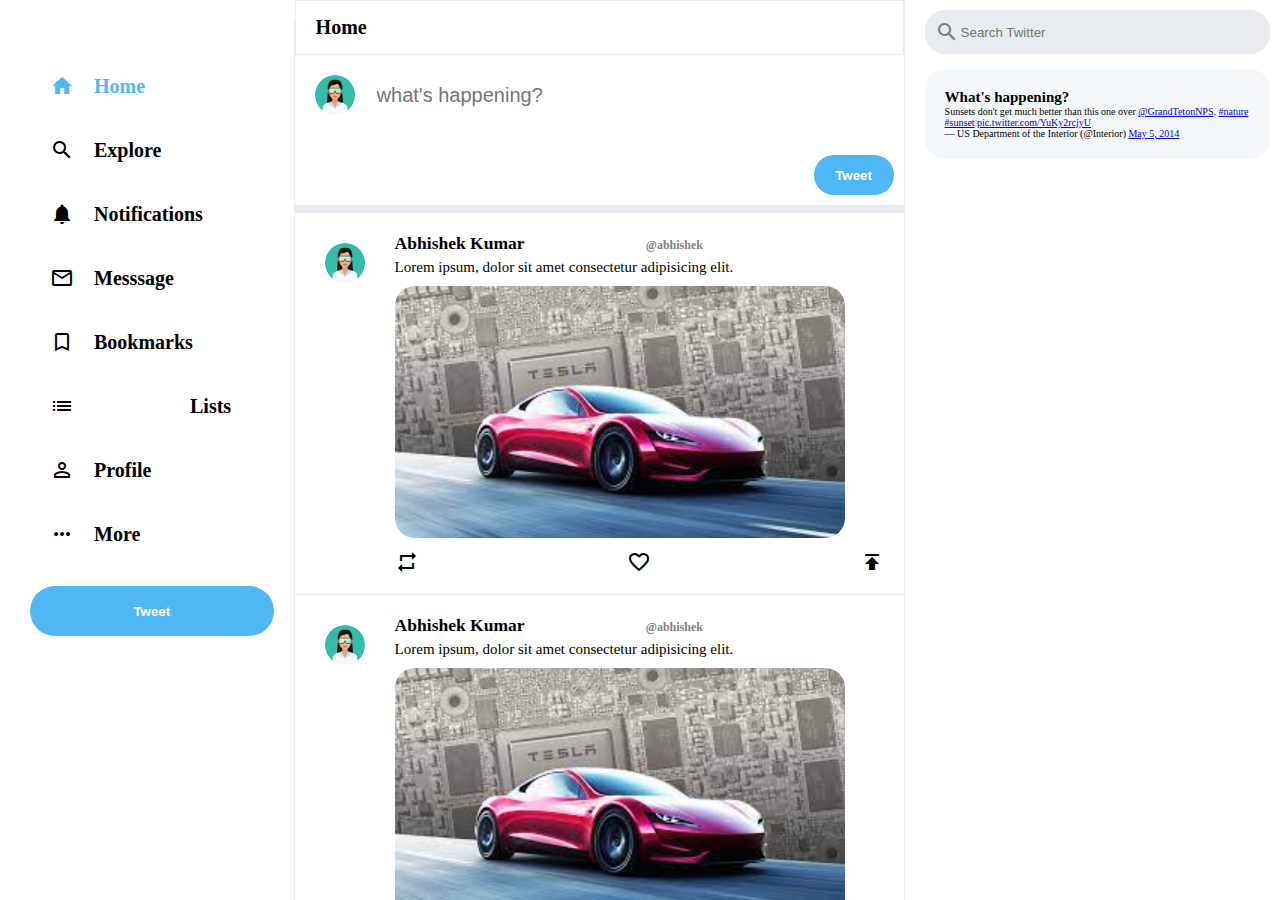
<file: index.html>
<!DOCTYPE html>
<html lang="en">
<head>
    <meta charset="UTF-8">
    <meta http-equiv="X-UA-Compatible" content="IE=edge">
    <meta name="viewport" content="width=device-width, initial-scale=1.0">
    <title>Twitter clone</title>
    <link href="https://fonts.googleapis.com/icon?family=Material+Icons"
      rel="stylesheet">
    <link rel="stylesheet" href="https://cdnjs.cloudflare.com/ajax/libs/font-awesome/6.2.0/css/all.min.css" integrity="sha512-xh6O/CkQoPOWDdYTDqeRdPCVd1SpvCA9XXcUnZS2FmJNp1coAFzvtCN9BmamE+4aHK8yyUHUSCcJHgXloTyT2A==" crossorigin="anonymous" />
    <link rel="stylesheet" href="style.css" />

</head>
<body>
    <!-- sidebar starts -->
    <div class="sidebar">
        <i class="fab fa-twitter"></i>
        <div class="sidebarOption active">
            <span class="material-icons">  home </span>
            <h2>Home</h2>
        </div>

        <div class="sidebarOption">
            <span class="material-icons"> search </span>
            <h2>Explore</h2>
        </div>

        <div class="sidebarOption">
            <span class="material-icons"> notifications</span>
            <h2>Notifications</h2>
        </div>

        <div class="sidebarOption">
            <span class="material-icons"> mail_outline</span>
            <h2>Messsage</h2>
        </div>

        <div class="sidebarOption">
            <span class="material-icons">
                bookmark_border
                </span>
            <h2>Bookmarks</h2>
        </div>

        <div class="sidebarOption"><span class="material-icons">
            list_alt
            </span>    
            <h2>Lists</h2>
        </div>

        <div class="sidebarOption">
            <span class="material-icons">
                perm_identity
                </span>
            <h2>Profile</h2>
        </div>

        <div class="sidebarOption">
            <span class="material-icons">
                more_horiz
                </span>
            <h2>More</h2>
        </div>
        <button class="sidebar_tweet">Tweet</button>    
    </div>
    <!-- sidebar ends -->

    <!-- feed starts -->
    <div class="feed">
        <div class="feed_header">
            <h2>Home</h2>
        </div>

        <!-- tweetbox_starts -->
        <div class="tweetBox">
            <form>
                <div class="tweetbox_input">
                    <img src="./imagestweet.jpg" alt=""/>
                    <input type="text" placeholder="what's happening?" />
                </div>
                <button class="tweetBox_tweetButton">Tweet</button>
            </form>
        </div>
        <!-- tweetbox_ends -->

        <!-- post starts -->
        <div class="post">
            <div class="post_avatar">
                <img src="./imagestweet.jpg" alt=""/>
            </div>

            <div class="post_body">
                <div class="post_header">
                    <div class="post_headerText">
                        <h3>Abhishek Kumar
                            <span class="post_headerSpecial">
                                <span class="material-icons post_badge"> verified </span>@abhishek 
                            </span>
                        </h3>
                    </div>
                    <div class="post_headerDescription">
                        <p>Lorem ipsum, dolor sit amet consectetur adipisicing elit.</p>
                    </div>
                </div>
                <img src="./download (1)tesla.jpg" alt=""/>

                <div class="post_footer">
                    <span class="material-icons"> repeat </span>
                    <span class="material-icons"> favorite_border </span>
                    <span class="material-icons"> publish </span>

                </div>
            </div>
        </div>
        <!-- post ends -->

         <!-- post starts -->
         <div class="post">
            <div class="post_avatar">
                <img src="./imagestweet.jpg" alt=""/>
            </div>

            <div class="post_body">
                <div class="post_header">
                    <div class="post_headerText">
                        <h3>Abhishek Kumar
                            <span class="post_headerSpecial">
                                <span class="material-icons post_badge"> verified </span>@abhishek 
                            </span>
                        </h3>
                    </div>
                    <div class="post_headerDescription">
                        <p>Lorem ipsum, dolor sit amet consectetur adipisicing elit.</p>
                    </div>
                </div>
                <img src="./download (1)tesla.jpg" alt=""/>

                <div class="post_footer">
                    <span class="material-icons"> repeat </span>
                    <span class="material-icons"> favorite_border </span>
                    <span class="material-icons"> publish </span>

                </div>
            </div>
        </div>
        <!-- post ends -->
    </div>
    <!-- feed ends -->
     <!-- widgets starts -->
     <div class="widgets">
        <div class="widgets_input">
            <span class="material-icons widgets_searchIcone">search</span>
            <input type="text" placeholder="Search Twitter"/>
        </div>
        <div class="widgets_widgetsContainer">
            <h2>What's happening?</h2>
            <blockquote class="twitter-tweet"><p lang="en" dir="ltr">Sunsets don&#39;t get much better than this one over <a href="https://twitter.com/GrandTetonNPS?ref_src=twsrc%5Etfw">@GrandTetonNPS</a>. <a href="https://twitter.com/hashtag/nature?src=hash&amp;ref_src=twsrc%5Etfw">#nature</a> <a href="https://twitter.com/hashtag/sunset?src=hash&amp;ref_src=twsrc%5Etfw">#sunset</a> <a href="http://t.co/YuKy2rcjyU">pic.twitter.com/YuKy2rcjyU</a></p>&mdash; US Department of the Interior (@Interior) <a href="https://twitter.com/Interior/status/463440424141459456?ref_src=twsrc%5Etfw">May 5, 2014</a></blockquote> <script async src="https://platform.twitter.com/widgets.js" charset="utf-8"></script>
        </div>
    </div>
    <!-- widgets ends -->


    
</body>
</html>
</file>
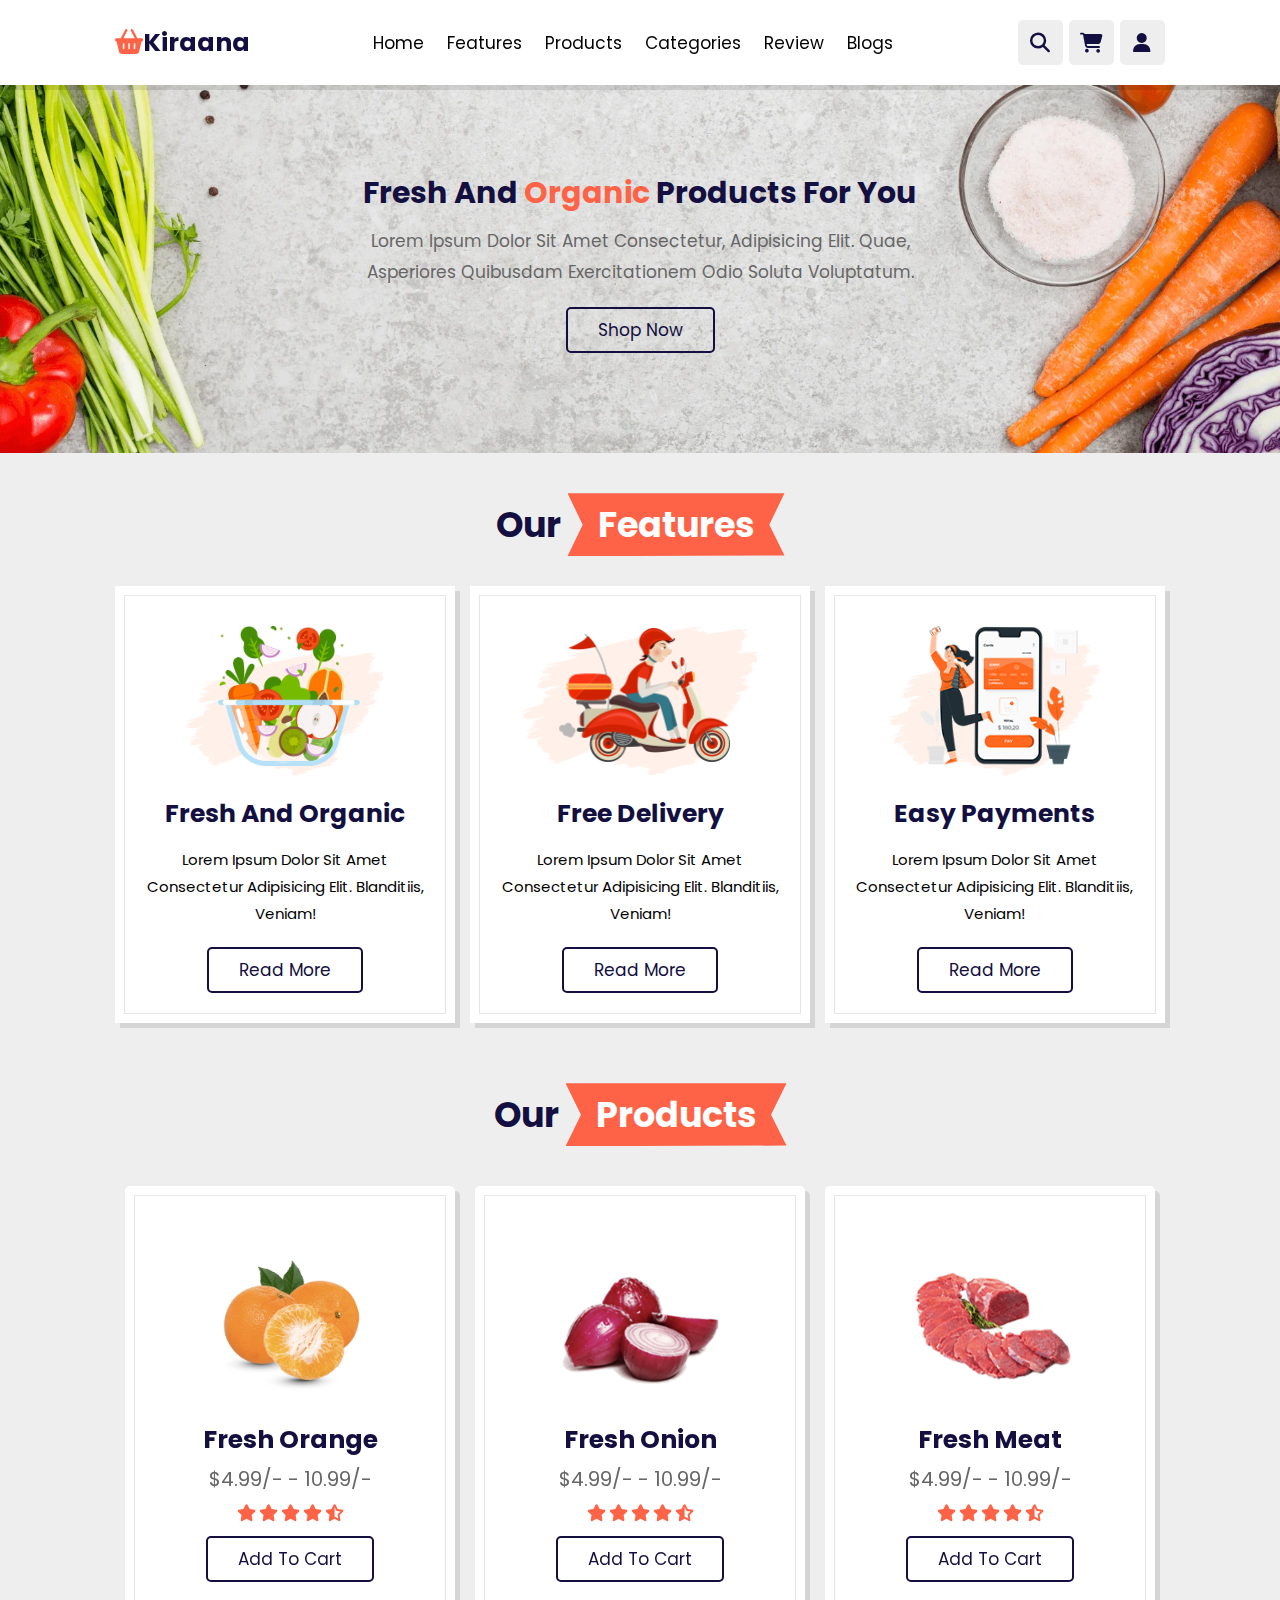
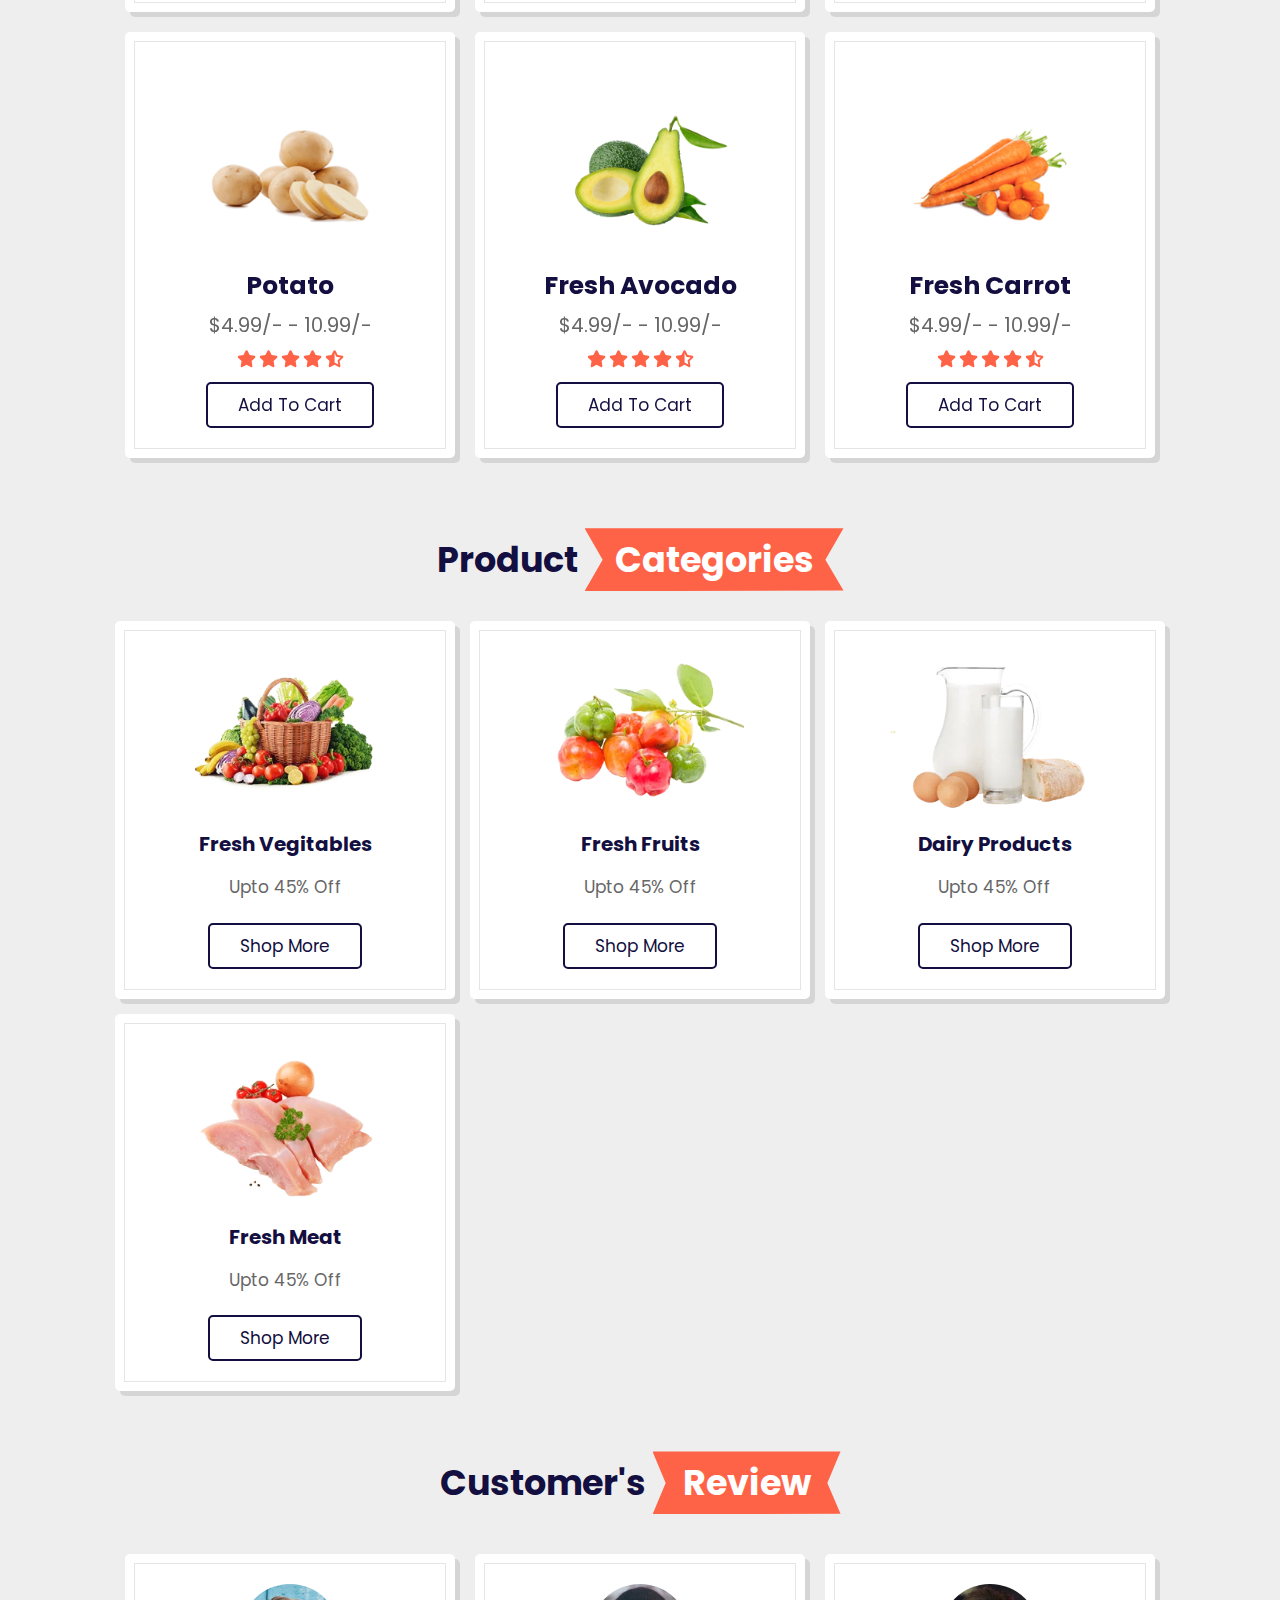
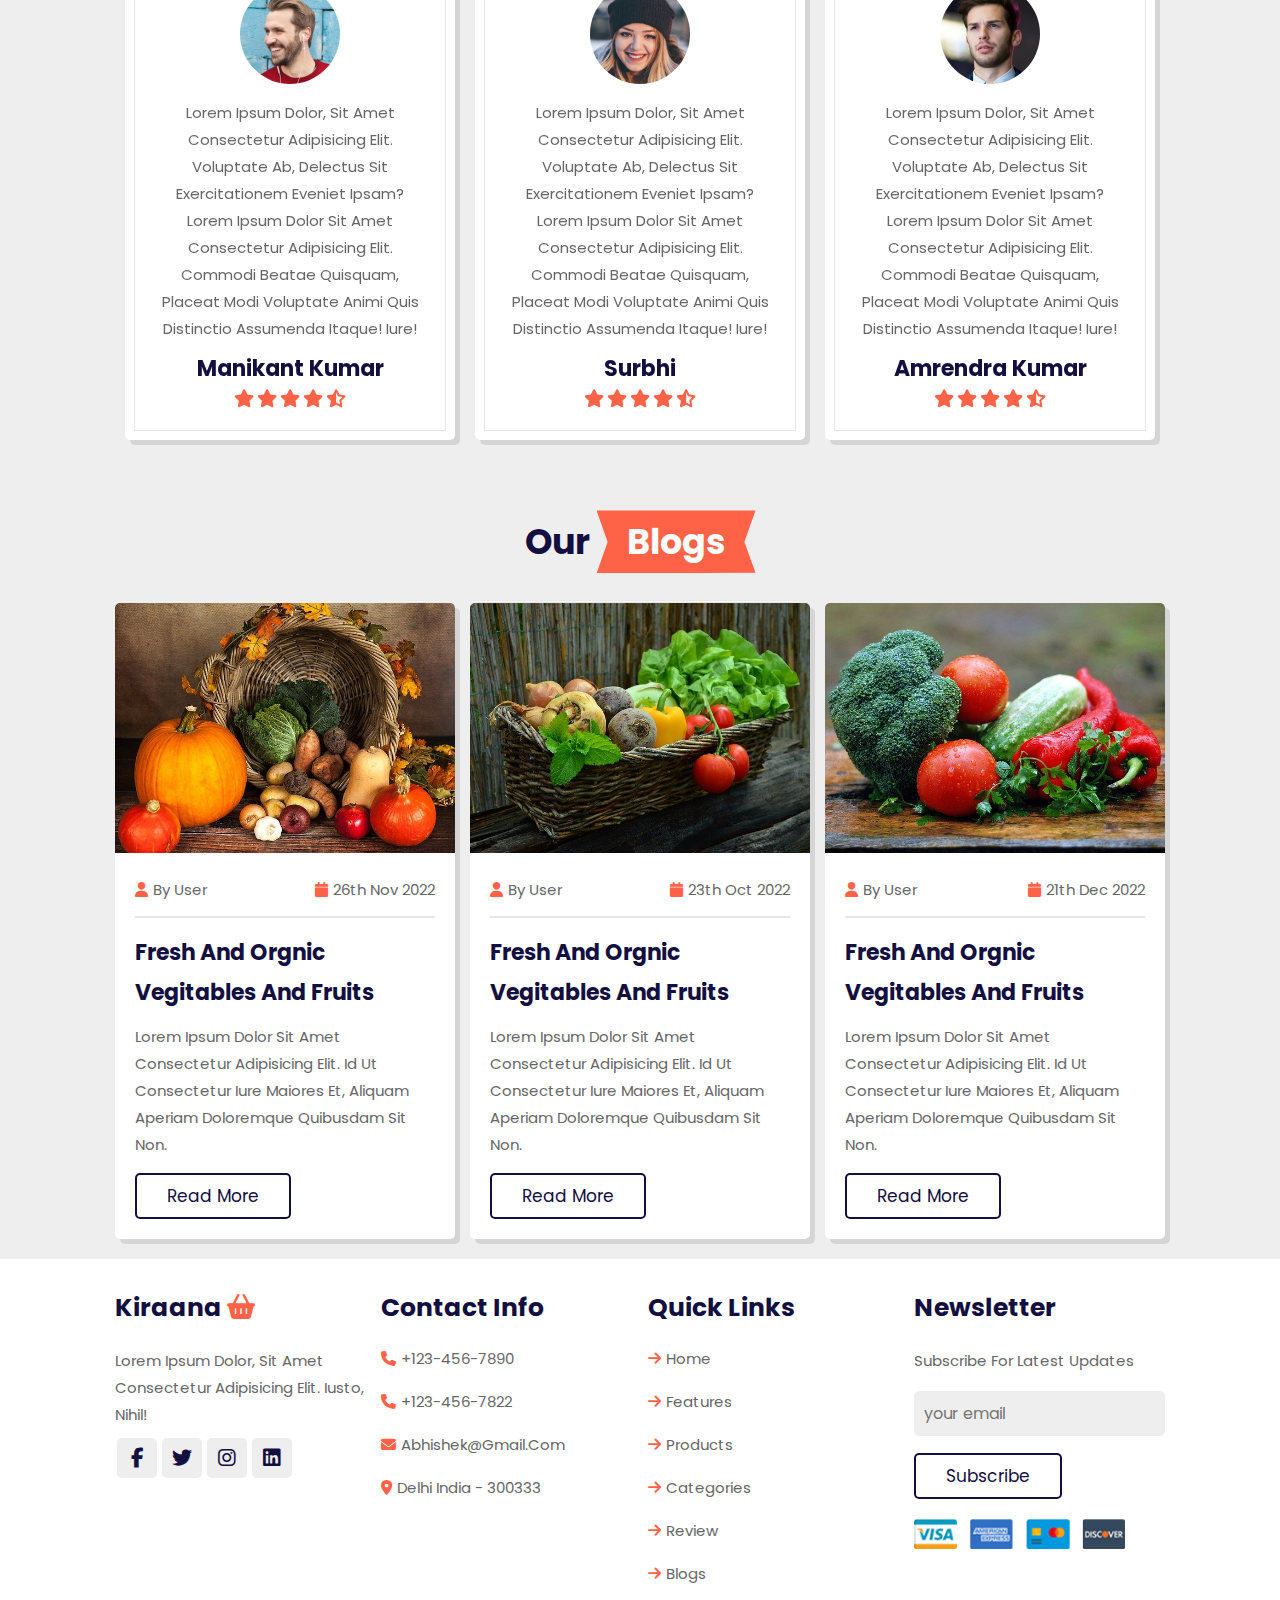
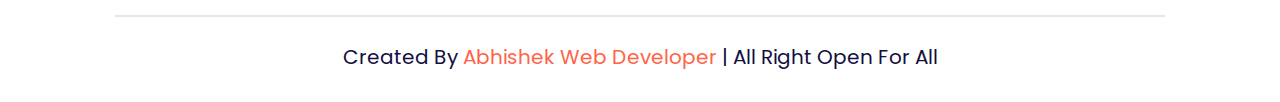
<file: kiraana/index.html>
<!DOCTYPE html>
<html lang="en">
<head>
    <meta charset="UTF-8">
    <meta http-equiv="X-UA-Compatible" content="IE=edge">
    <meta name="viewport" content="width=device-width, initial-scale=1.0">
    <title>kiraana</title>
    <link rel="stylesheet" href="https://cdn.jsdelivr.net/npm/swiper@8/swiper-bundle.min.css" />
    <link rel="stylesheet" href="https://cdnjs.cloudflare.com/ajax/libs/font-awesome/6.2.1/css/all.min.css">
    <link rel="stylesheet" href="style.css">
</head>
<body>
 <!-- header section start -->
<header class="header">

<a href="#" class="logo"><i class="fas fa-shopping-basket"></i>kiraana</a>

<nav class="navbar">
    <a href="#home">home</a>
    <a href="#features">features</a>
    <a href="#products">products</a>
    <a href="#categories">categories</a>
    <a href="#review">review</a>
    <a href="#blogs">blogs</a>
    
</nav>
<!-- icons starts -->
<div class="icons">
    <div class="fas fa-bars" id="manu-btn"></div>
    <div class="fas fa-search" id="search-btn"></div>
    <div class="fas fa-shopping-cart" id="cart-btn"></div>
    <div class="fas fa-user" id="login-btn"></div>
</div>

<form action="" class="search-form">
    <input type="search" id="search-box" placeholder="search here...">
    <label for="search-box" class="fas fa-search"></label>
</form>
<!-- icons end -->
<div class="shopping-cart">
    <div class="box">
        <i class="fas fa-trash"></i>
        <img src="./cart-img-1.png" alt="img">
        <div class="content">
            <h3>watermelon</h3>
            <span class="price">$4.99/-</span>
            <span class="quantity">qty :1</span>
        </div>
    </div>
    <div class="box">
        <i class="fas fa-trash"></i>
        <img src="./cart-img-2.png" alt="img">
        <div class="content">
            <h3>onion</h3>
            <span class="price">$4.99/-</span>
            <span class="quantity">qty :1</span>
        </div>
    </div>
    <div class="box">
        <i class="fas fa-trash"></i>
        <img src="./cart-img-3.png" alt="img">
        <div class="content">
            <h3>chicken</h3>
            <span class="price">$4.99/-</span>
            <span class="quantity">qty :1</span>
        </div>
    </div>
    <div class="total">total : $19.69/-</div>
    <a href="#" class="btn">checkout</a>
</div>

<form action="" class="login-form">
    <h3>login now</h3>
    <input type="email" placeholder="your email" class="box">
    <input type="password" placeholder="your password" class="box">
    <p>forget your password<a href="#">click here</a></p>
    <p>don't have an account<a href="#">creat new</a></p>
    <input type="submit" value="login now" class="btn">

</form>

</header>

 <!-- hesder section ends -->

 <!-- home section starts -->
<section class="home" id="home">

    <div class="content">
        <h3>fresh and <span>organic</span> products for you</h3>
        <p>Lorem ipsum dolor sit amet consectetur, adipisicing elit. 
        Quae, asperiores quibusdam exercitationem odio soluta voluptatum.</p>
        <a href="#" class="btn">shop now</a>
    </div>


</section>

 <!--home section ends  -->

 <!-- feature section starts -->
<section class="features" id="features">

    <h1 class="heading"> our <span>features</span> </h1>

    <div class="box-container">
        <div class="box">
            <img src="./feature-img-1.png" alt="img">
            <h3>fresh and organic</h3>
            <p>Lorem ipsum dolor sit amet consectetur adipisicing elit. Blanditiis, veniam!</p>
            <a href="#" class="btn">read more</a>
        </div>
        <div class="box">
            <img src="./feature-img-2.png" alt="img">
            <h3>free delivery</h3>
            <p>Lorem ipsum dolor sit amet consectetur adipisicing elit. Blanditiis, veniam!</p>
            <a href="#" class="btn">read more</a>
        </div>
        <div class="box">
            <img src="./feature-img-3.png" alt="img">
            <h3>easy payments</h3>
            <p>Lorem ipsum dolor sit amet consectetur adipisicing elit. Blanditiis, veniam!</p>
            <a href="#" class="btn">read more</a>
        </div>
    </div>

</section>
 <!-- feature section ends -->
 <!-- products section starts -->

<section class="products" id="products">

      <h1 class="heading"> our <span>products</span> </h1>
      <div class="swiper product-slider">
        <div class="swiper-wrapper">

            <div class="swiper-slide box">
                <img src="./product-1.png" alt="imgpro">
                <h3>fresh orange</h3>
                <div class="price">$4.99/- - 10.99/-</div>
                <div class="stars">
                    <i class="fas fa-star"></i>
                    <i class="fas fa-star"></i>
                    <i class="fas fa-star"></i>
                    <i class="fas fa-star"></i>
                    <i class="fas fa-star-half-alt"></i>
                </div>
                <a href="#" class="btn">add to cart</a>
            </div>
            <div class="swiper-slide box">
                <img src="./product-2.png" alt="imgpro">
                <h3>fresh onion</h3>
                <div class="price">$4.99/- - 10.99/-</div>
                <div class="stars">
                    <i class="fas fa-star"></i>
                    <i class="fas fa-star"></i>
                    <i class="fas fa-star"></i>
                    <i class="fas fa-star"></i>
                    <i class="fas fa-star-half-alt"></i>
                </div>
                <a href="#" class="btn">add to cart</a>
            </div>
            <div class="swiper-slide box">
                <img src="./product-3.png" alt="imgpro">
                <h3>fresh meat</h3>
                <div class="price">$4.99/- - 10.99/-</div>
                <div class="stars">
                    <i class="fas fa-star"></i>
                    <i class="fas fa-star"></i>
                    <i class="fas fa-star"></i>
                    <i class="fas fa-star"></i>
                    <i class="fas fa-star-half-alt"></i>
                </div>
                <a href="#" class="btn">add to cart</a>
            </div>
            <div class="swiper-slide box">
                <img src="./product-4.png" alt="imgpro">
                <h3>fresh cabbage</h3>
                <div class="price">$4.99/- - 10.99/-</div>
                <div class="stars">
                    <i class="fas fa-star"></i>
                    <i class="fas fa-star"></i>
                    <i class="fas fa-star"></i>
                    <i class="fas fa-star"></i>
                    <i class="fas fa-star-half-alt"></i>
                </div>
                <a href="#" class="btn">add to cart</a>
            </div>
      </div>
    </div>

    <div class="swiper product-slider">
        <div class="swiper-wrapper">

            <div class="swiper-slide box">
                <img src="./product-5.png" alt="imgpro">
                <h3>potato</h3>
                <div class="price">$4.99/- - 10.99/-</div>
                <div class="stars">
                    <i class="fas fa-star"></i>
                    <i class="fas fa-star"></i>
                    <i class="fas fa-star"></i>
                    <i class="fas fa-star"></i>
                    <i class="fas fa-star-half-alt"></i>
                </div>
                <a href="#" class="btn">add to cart</a>
            </div>
            <div class="swiper-slide box">
                <img src="./product-6.png" alt="imgpro">
                <h3>fresh avocado</h3>
                <div class="price">$4.99/- - 10.99/-</div>
                <div class="stars">
                    <i class="fas fa-star"></i>
                    <i class="fas fa-star"></i>
                    <i class="fas fa-star"></i>
                    <i class="fas fa-star"></i>
                    <i class="fas fa-star-half-alt"></i>
                </div>
                <a href="#" class="btn">add to cart</a>
            </div>
            <div class="swiper-slide box">
                <img src="./product-7.png" alt="imgpro">
                <h3>fresh carrot</h3>
                <div class="price">$4.99/- - 10.99/-</div>
                <div class="stars">
                    <i class="fas fa-star"></i>
                    <i class="fas fa-star"></i>
                    <i class="fas fa-star"></i>
                    <i class="fas fa-star"></i>
                    <i class="fas fa-star-half-alt"></i>
                </div>
                <a href="#" class="btn">add to cart</a>
            </div>
            <div class="swiper-slide box">
                <img src="./product-8.png" alt="imgpro">
                <h3>green lemon</h3>
                <div class="price">$4.99/- - 10.99/-</div>
                <div class="stars">
                    <i class="fas fa-star"></i>
                    <i class="fas fa-star"></i>
                    <i class="fas fa-star"></i>
                    <i class="fas fa-star"></i>
                    <i class="fas fa-star-half-alt"></i>
                </div>
                <a href="#" class="btn">add to cart</a>
            </div>
      </div>
    </div>
</section>

 <!-- products section ends -->

 <!-- categories section starts -->

<section class="categories" id="categories">

    <h1 class="heading"> product <span>categories</span></h1>
    <div class="box-container">
        <div class="box">
            <img src="./cat-1.png" alt="img">
            <h3>fresh vegitables</h3>
            <p>upto 45% off</p>
            <a href="#" class="btn">shop more</a>

        </div>
        <div class="box">
            <img src="./cat-2.png" alt="img">
            <h3>fresh fruits</h3>
            <p>upto 45% off</p>
            <a href="#" class="btn">shop more</a>
        </div>
        <div class="box">
            <img src="./cat-3.png" alt="img">
            <h3>dairy products</h3>
            <p>upto 45% off</p>
            <a href="#" class="btn">shop more</a>

        </div>
        <div class="box">
            <img src="./cat-4.png" alt="img">
            <h3>fresh meat</h3>
            <p>upto 45% off</p>
            <a href="#" class="btn">shop more</a>
        </div>
    </div>
</section>

 <!-- categories section ends -->
 <!-- review section starts -->
<section class="review" id="review">

   <h1 class="heading"> customer's <span>review</span></h1>
   <div class="swiper review-slider">

     <div class="swiper-wrapper">
        <div class="swiper-slide box">
            <img src="./pic-1.png" alt="imge">
            <p>Lorem ipsum dolor, sit amet consectetur adipisicing elit.
             Voluptate ab, delectus sit exercitationem eveniet ipsam? Lorem ipsum dolor 
             sit amet consectetur adipisicing elit. Commodi beatae quisquam, 
             placeat modi voluptate animi quis distinctio assumenda itaque! Iure!</p>
             <h3>manikant kumar</h3>
             <div class="stars">
                <i class="fas fa-star"></i>
                <i class="fas fa-star"></i>
                <i class="fas fa-star"></i>
                <i class="fas fa-star"></i>
                <i class="fas fa-star-half-alt"></i>
             </div>
        </div>
        <div class="swiper-slide box">
            <img src="./pic-2.png" alt="imge">
            <p>Lorem ipsum dolor, sit amet consectetur adipisicing elit.
             Voluptate ab, delectus sit exercitationem eveniet ipsam? Lorem ipsum dolor 
             sit amet consectetur adipisicing elit. Commodi beatae quisquam, 
             placeat modi voluptate animi quis distinctio assumenda itaque! Iure!</p>
             <h3>Surbhi</h3>
             <div class="stars">
                <i class="fas fa-star"></i>
                <i class="fas fa-star"></i>
                <i class="fas fa-star"></i>
                <i class="fas fa-star"></i>
                <i class="fas fa-star-half-alt"></i>
             </div>
        </div>
        <div class="swiper-slide box">
            <img src="./pic-3.png" alt="imge">
            <p>Lorem ipsum dolor, sit amet consectetur adipisicing elit.
             Voluptate ab, delectus sit exercitationem eveniet ipsam? Lorem ipsum dolor 
             sit amet consectetur adipisicing elit. Commodi beatae quisquam, 
             placeat modi voluptate animi quis distinctio assumenda itaque! Iure!</p>
             <h3>Amrendra kumar</h3>
             <div class="stars">
                <i class="fas fa-star"></i>
                <i class="fas fa-star"></i>
                <i class="fas fa-star"></i>
                <i class="fas fa-star"></i>
                <i class="fas fa-star-half-alt"></i>
             </div>
        </div>
        <div class="swiper-slide box">
            <img src="./pic-4.png" alt="imge">
            <p>Lorem ipsum dolor, sit amet consectetur adipisicing elit.
             Voluptate ab, delectus sit exercitationem eveniet ipsam? Lorem ipsum dolor 
             sit amet consectetur adipisicing elit. Commodi beatae quisquam, 
             placeat modi voluptate animi quis distinctio assumenda itaque! Iure!</p>
             <h3>Aswini</h3>
             <div class="stars">
                <i class="fas fa-star"></i>
                <i class="fas fa-star"></i>
                <i class="fas fa-star"></i>
                <i class="fas fa-star"></i>
                <i class="fas fa-star-half-alt"></i>
             </div>
        </div>
     </div>

   </div>

</section>

 <!-- review section ends -->


 <!-- blogs section starrts-->
<section class="blogs" id="blogs">
    <h1 class="heading">our <span>blogs</span></h1>
    <div class="box-container">

        <div class="box">
            <img src="./blog-1.jpg" alt="blogimg">
            <div class="content">
                <div class="icons">
                    <a href="#"><i class="fas fa-user"></i>by user</a>
                    <a href="#"><i class="fas fa-calendar"></i>26th nov 2022</a>
                </div>
                <h3>fresh and orgnic vegitables and fruits</h3>
                <p>Lorem ipsum dolor sit amet consectetur adipisicing elit. 
                Id ut consectetur iure maiores et, 
                 aliquam aperiam doloremque quibusdam sit non.</p>
                 <a href="#" class="btn">read more</a>
            </div>
        </div>
        <div class="box">
            <img src="./blog-2.jpg" alt="blogimg">
            <div class="content">
                <div class="icons">
                    <a href="#"><i class="fas fa-user"></i>by user</a>
                    <a href="#"><i class="fas fa-calendar"></i>23th oct 2022</a>
                </div>
                <h3>fresh and orgnic vegitables and fruits</h3>
                <p>Lorem ipsum dolor sit amet consectetur adipisicing elit. 
                Id ut consectetur iure maiores et, 
                 aliquam aperiam doloremque quibusdam sit non.</p>
                 <a href="#" class="btn">read more</a>
            </div>
        </div>
        <div class="box">
            <img src="./blog-3.jpg" alt="blogimg">
            <div class="content">
                <div class="icons">
                    <a href="#"><i class="fas fa-user"></i>by user</a>
                    <a href="#"><i class="fas fa-calendar"></i>21th dec 2022</a>
                </div>
                <h3>fresh and orgnic vegitables and fruits</h3>
                <p>Lorem ipsum dolor sit amet consectetur adipisicing elit. 
                Id ut consectetur iure maiores et, 
                 aliquam aperiam doloremque quibusdam sit non.</p>
                 <a href="#" class="btn">read more</a>
            </div>
        </div>
    </div>
</section>


 <!-- blogs section ends -->

  <!-- footer section starts -->
<section class="footer">
    <div class="box-container">

        <div class="box">
            <h3>kiraana <i class="fas fa-shopping-basket"></i></h3>
            <p>Lorem ipsum dolor, sit amet consectetur adipisicing elit. Iusto, nihil!</p>
            <div class="share">
                <a href="#" class="fab fa-facebook-f"></a>
                <a href="#" class="fab fa-twitter"></a>
                <a href="#" class="fab fa-instagram"></a>
                <a href="#" class="fab fa-linkedin"></a>
            </div>
        </div>
        <div class="box">
            <h3>contact info</h3>
            <a href="#" class="links"><i class="fas fa-phone"></i>+123-456-7890</a>
            <a href="#" class="links"><i class="fas fa-phone"></i>+123-456-7822</a>
            <a href="#" class="links"><i class="fas fa-envelope"></i>abhishek@gmail.com</a>
            <a href="#" class="links"><i class="fas fa-map-marker-alt"></i>delhi india - 300333</a>
        </div>
        <div class="box">
            <h3>quick links</h3>
            <a href="#" class="links"><i class="fas fa-arrow-right"></i>home</a>
            <a href="#" class="links"><i class="fas fa-arrow-right"></i>features</a>
            <a href="#" class="links"><i class="fas fa-arrow-right"></i>products</a>
            <a href="#" class="links"><i class="fas fa-arrow-right"></i>categories</a>
            <a href="#" class="links"><i class="fas fa-arrow-right"></i>review</a>
            <a href="#" class="links"><i class="fas fa-arrow-right"></i>blogs</a>    
            
        </div>
        <div class="box">
            <h3>newsletter</h3>
            <p>subscribe for latest updates</p>
            <input type="email" placeholder="your email" class="email">
            <input type="submit" value="subscribe" class="btn">
            <img src="./payment.png" class="payment-img" alt="imgpay">
        </div>
    </div>
    <div class="credit">created by <span> abhishek web developer</span> | all right open for all</div>
</section>


   <!-- footer section ends -->













 <script src="https://cdn.jsdelivr.net/npm/swiper@8/swiper-bundle.min.js"></script>
    <script src="index.js"></script>
</body>
</html>
</file>
<file: style.css>
*{
    border: 0;
    margin: 0;
    box-sizing: border-box;
 
 }
 
 html{
     font-size: 62.5%;
 }
 body{
     --twitter-color: #50b7f5;
     --twitter-background: #e6ecf0;
 }
 .sidebarOption{
     display: flex;
     align-items: center;
     cursor: pointer;
 }
 .sidebarOption .material-icons, .fa-twitter{
     padding: 2.0rem;
 
 }
 .sidebarOption h2{
     font-size: 2.0rem;
     font-weight: 800;
     margin-right: 2.0rem;
 
 }
 .sidebarOption:hover{
     background-color: var(--twitter-background);
     border-radius: 2.0rem;
     color: var(--twitter-color);
     transition: color 100ms ease-out;
 }
 .sidebarOption.active{
     color: var(--twitter-color);
 }
 .sidebar_tweet{
     width: 100%;
     background-color: var(--twitter-color);
     border: none;
     color: white;
     font-weight: 900;
     border-radius: 2.5rem;
     height: 5.0rem;
     margin-top: 2.0rem;
 }
 body{
     display: flex;
     height: 100vh;
     max-width: 130.0rem;
     margin-right: auto;
     margin-left: auto;
     padding: 0 1rem;
 }
 
 .sidebar{
     border-right: .1rem solid var(--twitter-background);
     flex: .2;
     min-width: 25.0rem;
     margin-top: 2.0rem;
     padding-left: 2.0rem;
     padding-right: 2.0rem;
 
 }
 .fa-twitter{
     color: var(--twitter-color);
     font-size: 3.0rem;
 }
 /* feed */
 .feed{
     flex: .5;
     border-right: .1rem solid var(--twitter-background);
     min-width: fit-content;
     overflow-y: scroll;
 }
 
 .feed_header{
     position: sticky;
     top: 0;
     background-color: white;
     z-index: 100;
     border: .1rem solid var(--twitter-background);
     padding: 15px 20px;
 }
 .feed_header h2{
     font-size: 2.0rem;
     font-weight: 800;
 
 }
 .feed::-webkit-scrollbar{
     display: none;
 
 }
 .feed{
     -ms-overflow-style: none;
     scrollbar-width: none;
 }
 
 /* tweet box */
 .tweetbox_input img {
     border-radius: 50%;
     height: 4.0rem;
 }
 .tweetBox{
     padding-bottom: 1.0rem;
     border-bottom: .8rem solid var(--twitter-background);
     padding-right: 1.0rem;
 
 }
 .tweetBox form{
    display: flex;
    flex-direction: column;
 }
 .tweetbox_input{
     display: flex;
     padding: 2.0rem;
 }
 .tweetbox_input input{
     flex: 1;
     margin-left: 2.0rem;
     font-size: 2.0rem;
     border: none;
     outline: none;
 }
 .tweetBox_tweetButton{
     background-color: var(--twitter-color);
     border: none;
     color: white;
     font-weight: 900;
     border-radius: 3.0rem;
     width: 8.0rem;
     height: 4.0rem;
     margin-top: 2.0rem;
     margin-left: auto;
 }
 /* post */
 
 .post_avatar img{
     border-radius: 50%;
     height: 4.0rem;
 
 }
 .post{
     display: flex;
     align-items: flex-start;
     border-bottom: .1rem solid var(--twitter-background);
     padding: 1.0rem;
 }
 .post_body img{
     width: 45.0rem;
     object-fit: contain;
     border-radius: 2.0rem;
 }
 .post_footer{
     display: flex;
     justify-content: space-between;
     margin-top: 1.0rem;
 }
 .post_badge{
     font-size: 1.4rem !important;
     color: var(--twitter-color);
     margin-right: .5rem;
 }
 .post_headerSpecial{
     font-weight: 600;
     font-size: 12px;
     color: gray;
 }
 .post_headerText{
     font-size: 1.5rem;
     margin-bottom: .5rem;
 }
 
 .post_headerDescription{
     margin-bottom: 1.0rem;
     font-size: 1.5rem;
 }
 
 .post_body{
     flex: 1;
     padding: 1.0rem;
 }
 
 .post_avatar{
     padding: 2.0rem;
 }
 
 /* widgets */
 
 .widgets{
     flex: .3;
 
 }
 
 .widgets_input{
     display: flex;
     align-items: center;
     background-color: var(--twitter-background);
     padding: 1.0rem;
     border-radius: 2.0rem;
     margin-top: 1.0rem;
     margin-left: 2.0rem;
 }
 
 .widgets_input input{
     border: none;
    background-color: var(--twitter-background);
    outline: none;
 }
 .widgets_searchIcone{
     color: gray;
 }
 
 .widgets_widgetsContainer{
     margin-top: 1.5rem;
     margin-left: 2.0rem;
     padding: 2.0rem;
     background-color: #f5f8fa;
     border-radius: 2.0rem;
 }
 
 .widgets_widgetsContaine h2{
     font-size: 1.8rem;
     font-weight: 800;
 }
 
 @media(max-width:998px){
     html{
         font-size: 55%;
     }
 }
 
 @media(max-width:768px){
     html{
         font-size: 45%
     }
     
 }
</file>
<file: kiraana/style.css>
@import url('https://fonts.googleapis.com/css2?family=Poppins:wght@100;300;400;500;600&display=swap');

:root{
    --orange: #ff6347;                                         
    /* #ff7800; */ 
    --black: #130f40;
    --light-color: #666;
    --box-shadow :0.5rem .5rem rgba(0,0,0,.1);
    --border:0.2rem solid rgba(0,0,0,.1);
    --outline:0.1rem solid rgba(0,0,0,.1);
    --outline-hover:.2rem solid var(--black);
}

*{
    font-family: 'Poppins', sans-serif;
    margin: 0;
    padding: 0;
    box-sizing: border-box;
    outline: none;
    border: none;
    text-decoration: none;
    text-transform: capitalize;
    transition: all .2s linear;
}

html{
    font-size: 62.5%;
    overflow-x: hidden;
    scroll-behavior: smooth;
    scroll-padding-top: 7rem;
}

body{
    background: #eee;

}

section{
    padding: 2rem 9%;
}

.heading{
    text-align: center;
    padding: 2rem 0;
    padding-bottom: 3rem;
    font-size: 3.5rem;
    color: var(--black);

}

.heading span{
    background: var(--orange);
    color: #fff;
    display: inline-block;
    padding: .5rem 3rem;
    clip-path: polygon(100% 0, 93% 50%, 100% 99%, 0% 100%, 7% 50%, 0% 0%);
}

.btn{
    margin-top: 1rem;
    display: inline-block;
    padding: .8rem 3rem;
    font-size: 1.7rem;
    border-radius: .5rem;
    border: .2rem solid var(--black);
    color: var(--black);
    cursor: pointer;
    background: none;
}

.btn:hover{
    color: #fff;
    background: var(--orange);
}

.header{
    position: fixed;
    top: 0;
    left: 0;
    right: 0;
    z-index: 1000;
    display: flex;
    justify-content: space-between;
    align-items: center;
    padding: 2rem 9%;
    background: #fff;
    box-shadow: var(--box-shadow);

}
.header .logo{
    font-size: 2.5rem;
    font-weight: bolder;
    color: var(--black);
}

.header .logo i{
    color: var(--orange);

}

.header .navbar a{
    font-size: 1.7rem;
    margin: 0 1rem;
    color: var(--border);
}
.header .navbar a:hover{
    color: var(--orange);
}

.header .icons div{
    height: 4.5rem;
    width: 4.5rem;
    line-height: 4.5rem;
    border-radius: .5rem;
    background: #eee;
    color: var(--black);
    font-size: 2rem;
    margin-left: .3rem;
    cursor: pointer;
    text-align: center;
}
.header .icons div:hover{
    background: var(--orange);
    color: #fff;
}

#manu-btn{
    display: none;
}

.header .search-form{
    position: absolute;
    top: 110%;
    right: -110%;
    width: 50rem;
    height: 5rem;
    background: #fff;
    border-radius: .5rem;
    overflow: hidden;
    display: flex;
    align-items: center;
    box-shadow: var(--box-shadow);
}

.header .search-form.active{
    right: 2rem;
    transition: .4s linear;

}

.header .search-form input{
    height: 100%;
    width: 100%;
    background: none;
    text-transform: none;
    font-size: 1.6rem;
    color: var(--black);
    padding: 0 1.5rem;

}

.header .search-form label{
    font-size: 2.2rem;
    padding-right: 1.5rem;
    color: var(--black);
    cursor: pointer;
}
.header .search-form label:hover{
    color: var(--orange);

}
/* sopping cart */

.header .shopping-cart{
    position: absolute;
    top: 110%;
    right: -110%;
    padding: 1rem;
    border-radius: .5rem;
    box-shadow: var(--box-shadow);
    width: 35rem;
    background: #fff;
}

.header .shopping-cart.active{
    right: 2rem;
    transition: .4s linear;
}

.header .shopping-cart .box{
    display: flex;
    align-items: center;
    gap: 1rem;
    position: relative;
    margin: 1rem 0;
}
.header .shopping-cart .box img{
    height: 10rem;
}
.header .shopping-cart .box .fa-trash{
    font-size: 2rem;
    position: absolute;
    top: 50%;
    right: 2rem;
    cursor: pointer;
    color: var(--light-color);
    transform: translateY(-50%);
}

.header .shopping-cart .box .fa-trash:hover{
    color: var(--orange);
}
.header .shopping-cart .box .content h3{
    color: var(--black);
    font-size: 1.8rem;
    padding-bottom: 1rem;
}

.header .shopping-cart .box .content span{
    color: var(--light-color);
    font-size: 1.6rem;
}

.header .shopping-cart .box .content .quantity{
     padding-left: 1rem;
}

.header .shopping-cart .total{
    font-size: 2.5rem;
    padding: 1rem 0;
    text-align: center;
    color: var(--black);
}
.header .shopping-cart .btn{
     display: block;
     text-align: center;
     margin: 1rem;
}
.header .login-form{
    position: absolute;
    top: 110%;
    right: -110%;
    width: 35rem;
    box-shadow: var(--box-shadow);
    padding: 2rem;
    border-radius: .5rem;
    background: #fff;
    text-align: center;
}

.header .login-form.active{
    right: 2rem;
    transition: .4s linear;
}

.header .login-form h3{
    font-size: 2.5rem;
    text-transform: uppercase;
    color: var(--black);
}
.header .login-form .box{
    width: 100%;
    margin: .7rem 0;
    background: #eee;
    border-radius: .5rem;
    padding: 1rem;
    font-size: 1.6rem;
    color: var(--black);
    text-transform: none;
}
.header .login-form p{
    font-size: 1.4rem;
    padding: .5rem 0;
    color: var(--light-color);
}

.header .login-form p a{
    color: var(--orange);
    text-decoration: underline;
}
.home{
    display: flex;
    align-items: center;
    justify-content: center;
    background: url(./banner-bg.webp) no-repeat;
    background-position: center;
    background-size: cover;
    padding-top: 17rem;
    padding-bottom: 10rem;
}

.home .content{
    text-align: center;
    width: 60rem;
}
.home .content h3{
    color: var(--black);
    font-size: 3rem;
}
.home .content h3 span{
    color: var(--orange);
}
.home .content p{
    color: var(--light-color);
    font-size: 1.7rem;
    padding: 1rem 0;
    line-height: 1.8;

}

.features .box-container{
    display: grid;
    grid-template-columns: repeat(auto-fit, minmax(30rem, 1fr));
    gap: 1.5rem;

}
.features .box-container .box{
    padding: 3rem 2rem;
    background: #fff;
    outline: var(--outline);
    outline-offset: -1rem;
    text-align: center;
    box-shadow: var(--box-shadow);
}

.features .box-container .box:hover{
    outline: var(--outline-hover);
    outline-offset: 0rem;
}

.features .box-container .box img{
    margin: 1rem 0;
    height: 15rem;
}
.features .box-container .box h3{
    font-size: 2.5rem;
    line-height: 1.8;
    color: var(--black);
}
.features .box-container .box p{
    font-size: 1.5rem;
    line-height: 1.8;
    color-scheme: var(--light-color);
    padding: 1rem 0;
}
.products .product-slider{
    padding: 1rem;
}

.products .product-slider:first-child{
    margin-bottom: 2rem;
}

.products .product-slider .box{
    background: #fff;
    border-radius: .5rem;
    text-align: center;
    padding: 3rem 2rem;
    outline-offset: -1rem;
    outline: var(--outline);
    box-shadow: var(--box-shadow);
    transition: .2s linear;

}

.products .product-slider .box:hover{
    outline-offset: 0rem;
    outline: var(--outline-hover);
}
.products .product-slider .box img{
    height: 20rem;
}
.products .product-slider .box h3{
    font-size: 2.5rem;
    color: var(--black);
}
.products .product-slider .box .price{
    font-size: 2rem;
    color: var(--light-color);
    padding: .5rem 0;

}
.products .product-slider .box .stars i{
    font-size: 1.7rem;
    color: var(--orange);
    padding: .5rem 0; 
}

.categories .box-container{
    display: grid;
    grid-template-columns: repeat(auto-fit, minmax(26rem,1fr));
    gap: 1.5rem;
}
.categories .box-container .box{
    padding: 3rem 2rem;
    border-radius: .5rem;
    background: #fff;
    box-shadow: var(--box-shadow);
    outline: var(--outline);
    outline-offset: -1rem;
    text-align: center;
}
.categories .box-container .box:hover{
    outline: var(--outline-hover);
    outline-offset: 0rem;
}
.categories .box-container .box img{
    margin: 1rem 0;
    height: 15rem;
}
.categories .box-container .box h3{
    font-size: 2rem;
    color: var(--black);
    line-height: 1.8;
}
.categories .box-container .box p{
    font-size: 1.7rem;
    color: var(--light-color);
    line-height: 1.8;
    padding: 1rem 0;
}

.review .review-slider{
    padding: 1rem;
}
.review .review-slider .box{
    background: #fff;
    border-radius: .5rem;
    text-align: center;
    padding: 3rem 2rem;
    outline-offset: -1rem;
    outline: var(--outline);
    box-shadow: var(--box-shadow);
    transition: .2s linear;

}

.review .review-slider .box:hover{
    outline: var(--outline-hover);
    outline-offset: 0rem;
}

.review .review-slider .box img{
    height: 10rem;
    width: 10rem;
    border-radius: 50%;
}

.review .review-slider .box p{
    padding: 1rem;
    line-height: 1.8;
    color: var(--light-color);
    font-size: 1.5rem;
}

.review .review-slider .box h3{
    padding-bottom: .5rem;
    color: var(--black);
    font-size: 2.2rem;
}

.review .review-slider .box .stars i{
    color: var(--orange);
    font-size: 1.8rem;
}

.blogs .box-container{
    display: grid;
    grid-template-columns: repeat(auto-fit,minmax(30rem,1fr));
    gap: 1.5rem;
}

.blogs .box-container .box{
    overflow: hidden;
    border-radius: .5rem;
    box-shadow: var(--box-shadow);
    background: #fff;
}

.blogs .box-container .box img{
    height: 25rem;
    width: 100%;
    object-fit: cover;
}

.blogs .box-container .box .content{
    padding: 2rem;
}
.blogs .box-container .box .content .icons{
    display: flex;
    align-items: center;
    justify-content: space-between;
    padding-bottom: 1.5rem;
    margin-bottom: 1rem;
    border-bottom: var(--border);
}
.blogs .box-container .box .content .icons a{
    color: var(--light-color);
    font-size: 1.5rem;

}

.blogs .box-container .box .content .icons a:hover{
    color: var(--black);
}

.blogs .box-container .box .content .icons a i{
    color: var(--orange);
    padding-right: .5rem;
}
.blogs .box-container .box .content h3{
    line-height: 1.8;
    color: var(--black);
    font-size: 2.2rem;
    padding: .5rem 0;
}

.blogs .box-container .box .content p{
    line-height: 1.8;
    color: var(--light-color);
    font-size: 1.5rem;
    padding: .5rem 0;
}

.footer{
    background: #fff;
}

.footer .box-container{
    display: grid;
    grid-template-columns: repeat(auto-fit,minmax(25rem,1fr));
    gap: 1.5rem;
}
.footer .box-container .box h3{
    font-size: 2.5rem;
    color: var(--black);
    padding: 1rem 0;
}
.footer .box-container .box h3 i{
    color: var(--orange);

}
.footer .box-container .box .links{
    display: block;
    font-size: 1.5rem;
    color: var(--light-color);
    padding: 1rem 0;
}
.footer .box-container .box .links i{
    color: var(--orange);
    padding-right: .5rem;
}

.footer .box-container .box .links:hover i{
    padding-right: 2rem;
}

.footer .box-container .box p{
    line-height: 1.8;
    font-size: 1.5rem;
    color: var(--light-color);
    padding: 1rem 0;
}
.footer .box-container .box .share a{
    height: 4rem;
    width: 4rem;
    line-height: 4rem;
    border-radius: .5rem;
    font-size: 2rem;
    color: var(--black);
    margin-left: .2rem;
    background: #eee;
    text-align: center;
}
.footer .box-container .box .share a:hover{
    background: var(--orange);
    color: #fff;

}
.footer .box-container .box .email{
    width: 100%;
    margin: .7rem 0;
    padding: 1rem;
    border-radius: .5rem;
    background: #eee;
    font-size: 1.6rem;
    color: var(--black);
    text-transform: none;
}
.footer .box-container .box .payment-img{
    margin-top: 2rem;
    height: 3rem;
}
.footer .credit{
    text-align: center;
    margin-top: 2rem;
    padding: 1rem;
    padding-top: 2.5rem;
    font-size: 2rem;
    color: var(--black);
    border-top: var(--border);

}
.footer .credit span{
    color: var(--orange);
}











 /* media queries */


 @media(max-width:991px){
    html{
        font-size: 55%;
    }

    .header{
        padding: 2rem;
    }
    section{
        padding: 2rem;
    }
 }

 @media(max-width:768px){
    
    #manu-btn{
        display: inline-block;
    }

    .header .search-form{
        width: 90%;
    }

    .header .navbar{
        position: absolute;
        top: 110%;
        right: -110%;
        width: 30rem;
        box-shadow: var(--box-shadow);
        border-radius: .5rem;
        background: #fff;
    }

    .header .navbar.active{
        right: 2rem;
        transition: .4s linear;
    }


    .header .navbar a{
        font-size: 2rem;
        margin: 2rem 2.5rem;
        display: block;
    }
}

 @media(max-width:450px){
    html{
        font-size: 50%;
    }
    .heading{
        font-size: 2.5rem;
    }
    .footer{
        text-align: center;
    }
 }
</file>
